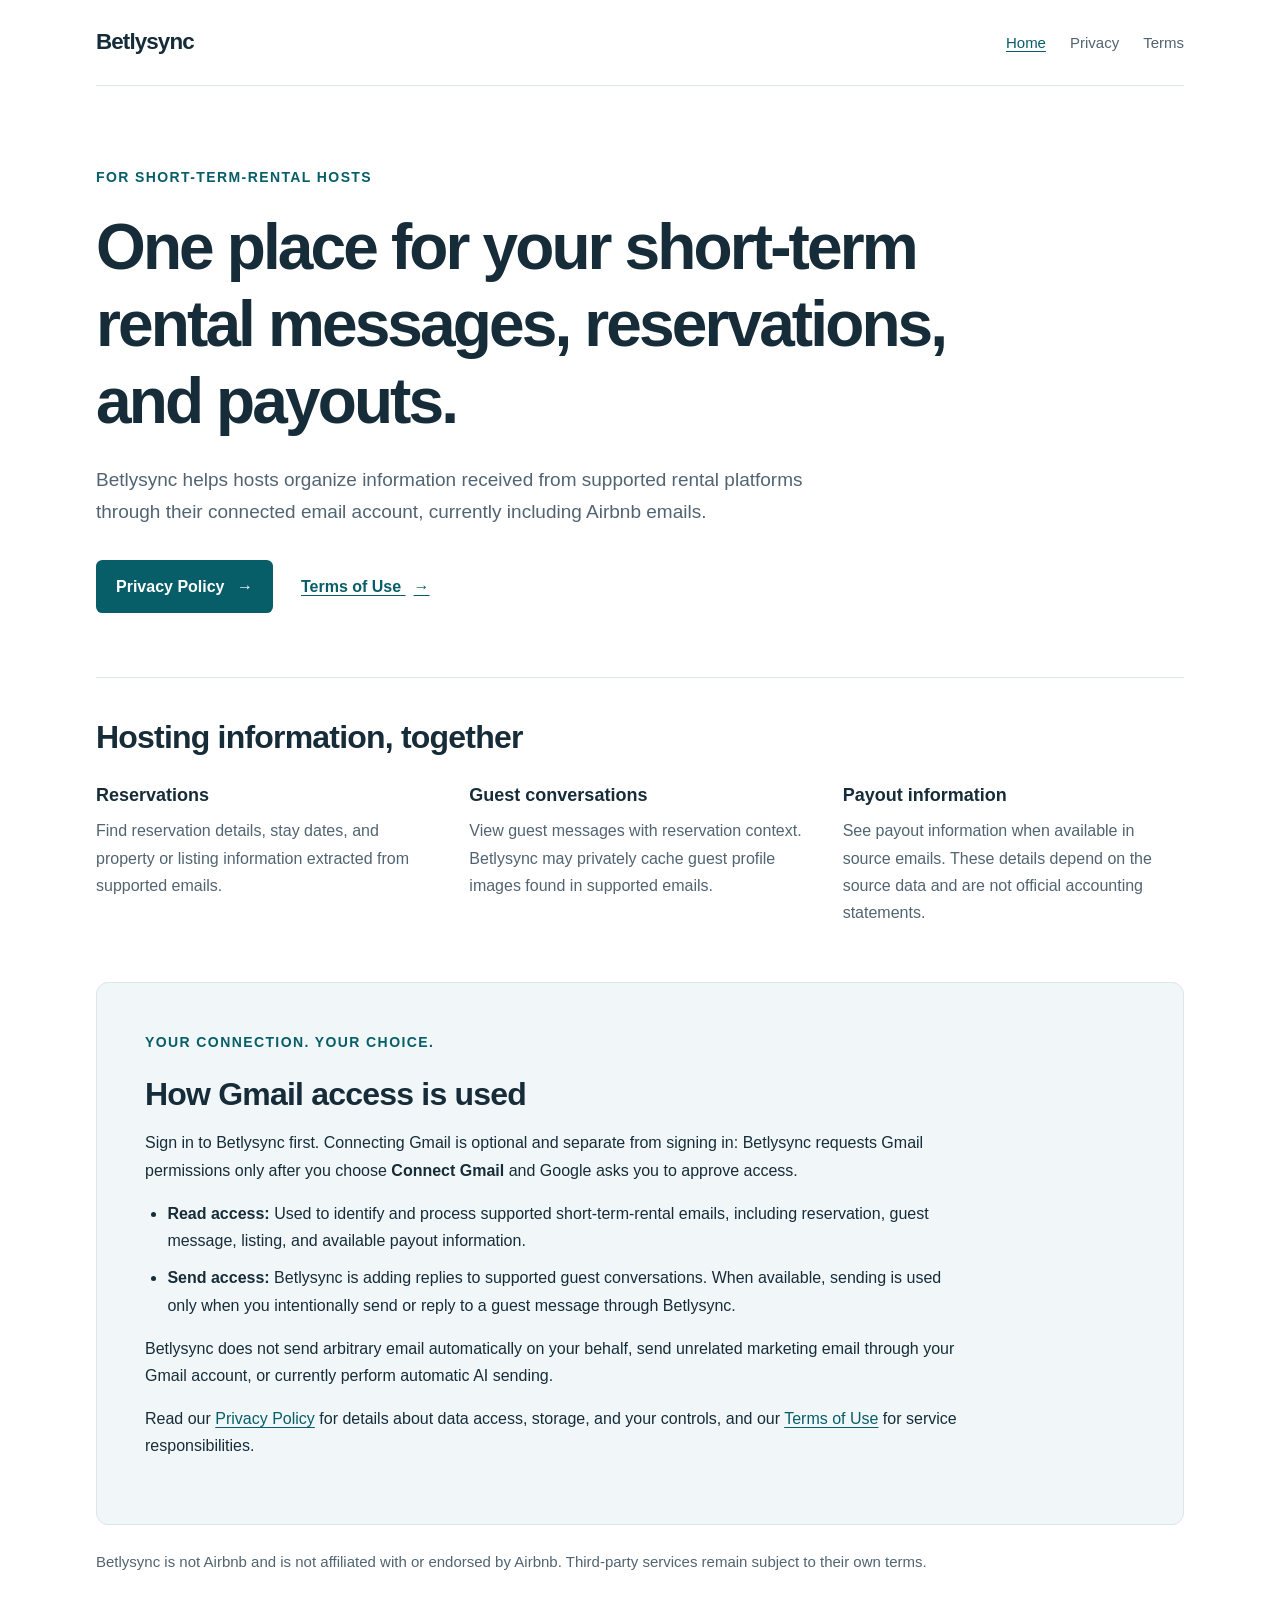
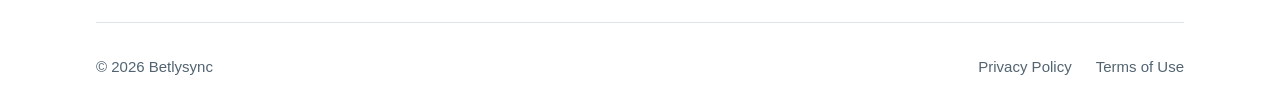
<file: index.html>
<!doctype html>
<html lang="en">
<head>
  <meta charset="utf-8">
  <meta name="viewport" content="width=device-width, initial-scale=1">
  <meta name="description" content="Betlysync helps short-term-rental hosts organize messages, reservations, and payout information from supported platform emails.">
  <title>Betlysync | Short-term rental information, organized</title>
  <link rel="stylesheet" href="styles.css">
</head>
<body>
  <a class="skip-link" href="#main">Skip to content</a>
  <header class="site-header wrap">
    <a class="brand" href="index.html">Betlysync</a>
    <nav aria-label="Main navigation">
      <a href="index.html" aria-current="page">Home</a>
      <a href="privacy.html">Privacy</a>
      <a href="terms.html">Terms</a>
    </nav>
  </header>
  <main id="main" class="wrap">
    <section class="hero" aria-labelledby="intro-title">
      <p class="eyebrow">For short-term-rental hosts</p>
      <h1 id="intro-title">One place for your short-term rental messages, reservations, and payouts.</h1>
      <p class="lead">Betlysync helps hosts organize information received from supported rental platforms through their connected email account, currently including Airbnb emails.</p>
      <div class="policy-links">
        <a class="button" href="privacy.html">Privacy Policy <span aria-hidden="true">&rarr;</span></a>
        <a class="text-link" href="terms.html">Terms of Use <span aria-hidden="true">&rarr;</span></a>
      </div>
    </section>
    <section class="overview" aria-labelledby="organize-title">
      <h2 id="organize-title">Hosting information, together</h2>
      <div class="features">
        <div><h3>Reservations</h3><p>Find reservation details, stay dates, and property or listing information extracted from supported emails.</p></div>
        <div><h3>Guest conversations</h3><p>View guest messages with reservation context. Betlysync may privately cache guest profile images found in supported emails.</p></div>
        <div><h3>Payout information</h3><p>See payout information when available in source emails. These details depend on the source data and are not official accounting statements.</p></div>
      </div>
    </section>
    <section class="gmail-panel" aria-labelledby="gmail-title">
      <p class="eyebrow">Your connection. Your choice.</p>
      <h2 id="gmail-title">How Gmail access is used</h2>
      <p>Sign in to Betlysync first. Connecting Gmail is optional and separate from signing in: Betlysync requests Gmail permissions only after you choose <strong>Connect Gmail</strong> and Google asks you to approve access.</p>
      <ul>
        <li><strong>Read access:</strong> Used to identify and process supported short-term-rental emails, including reservation, guest message, listing, and available payout information.</li>
        <li><strong>Send access:</strong> Betlysync is adding replies to supported guest conversations. When available, sending is used only when you intentionally send or reply to a guest message through Betlysync.</li>
      </ul>
      <p>Betlysync does not send arbitrary email automatically on your behalf, send unrelated marketing email through your Gmail account, or currently perform automatic AI sending.</p>
      <p>Read our <a href="privacy.html">Privacy Policy</a> for details about data access, storage, and your controls, and our <a href="terms.html">Terms of Use</a> for service responsibilities.</p>
    </section>
    <p class="platform-note">Betlysync is not Airbnb and is not affiliated with or endorsed by Airbnb. Third-party services remain subject to their own terms.</p>
  </main>
  <footer class="site-footer wrap"><p>&copy; 2026 Betlysync</p><nav aria-label="Footer navigation"><a href="privacy.html">Privacy Policy</a><a href="terms.html">Terms of Use</a></nav></footer>
</body>
</html>
</file>
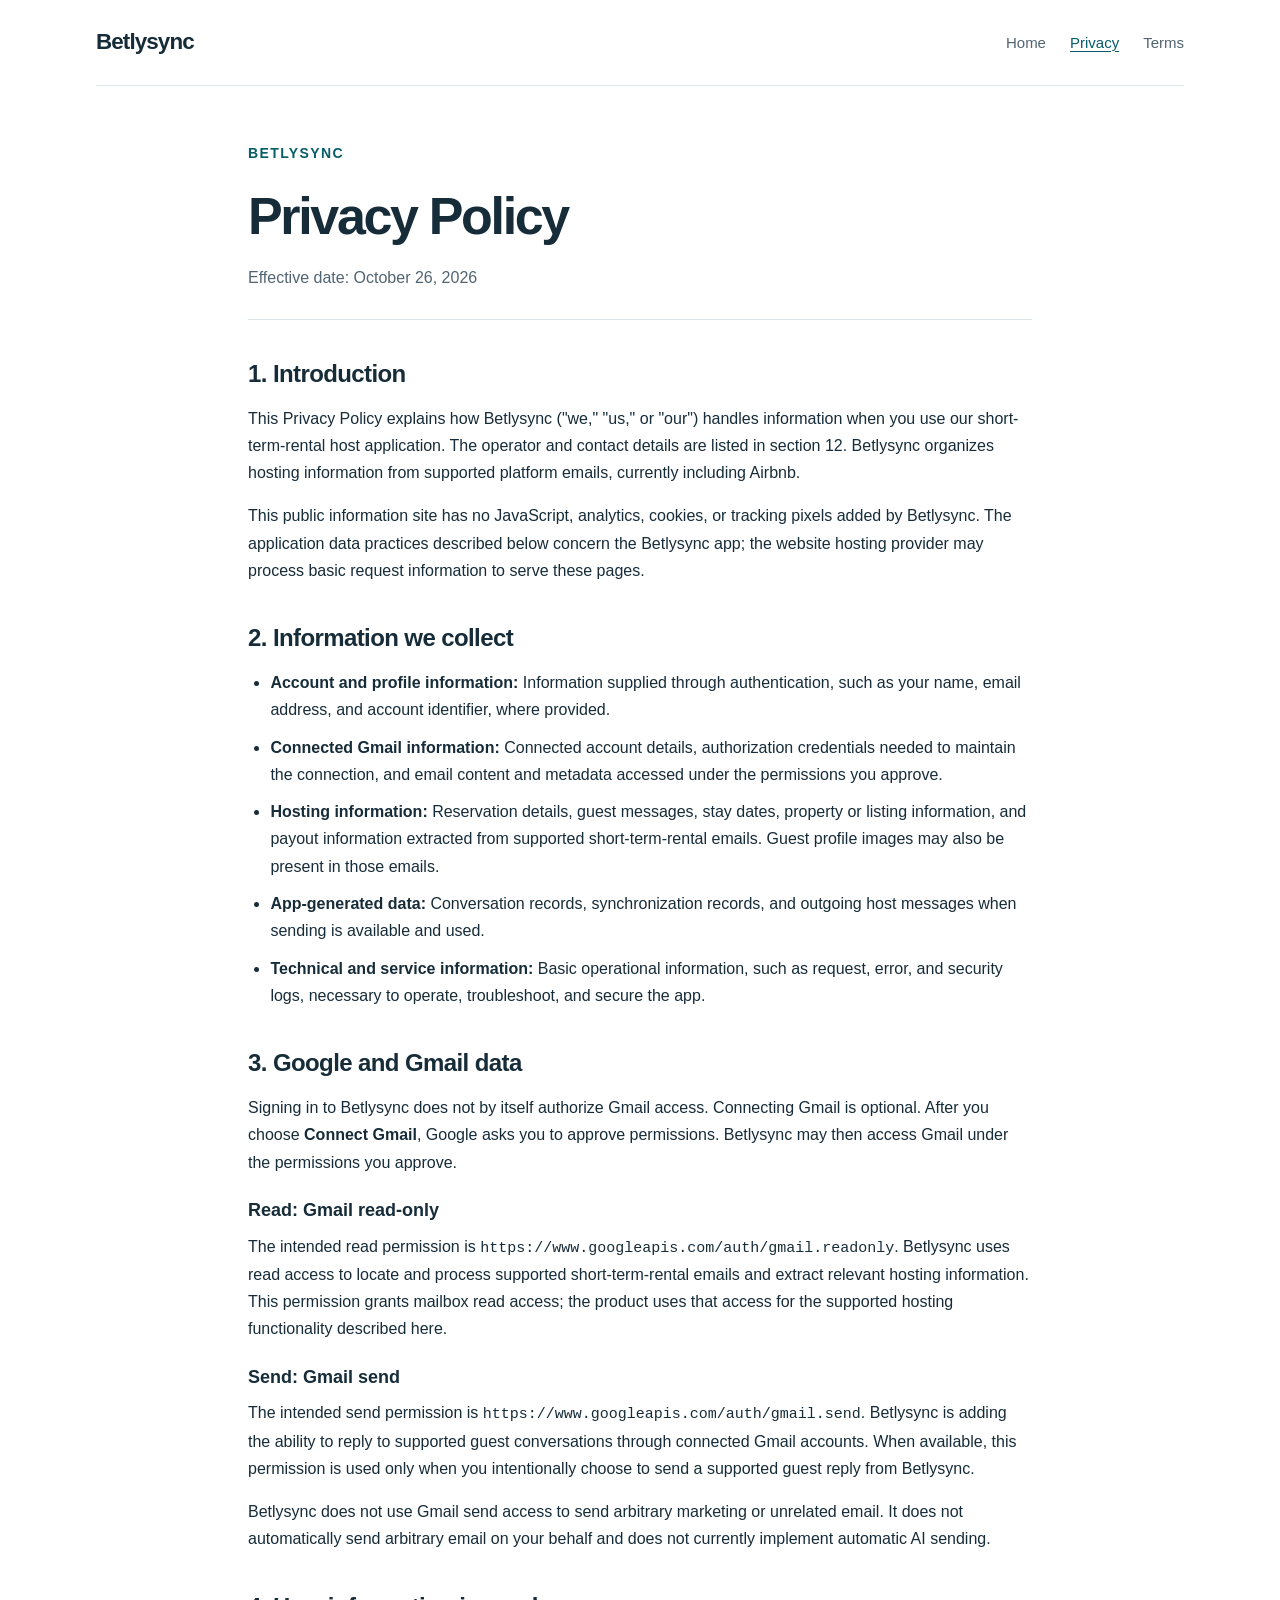
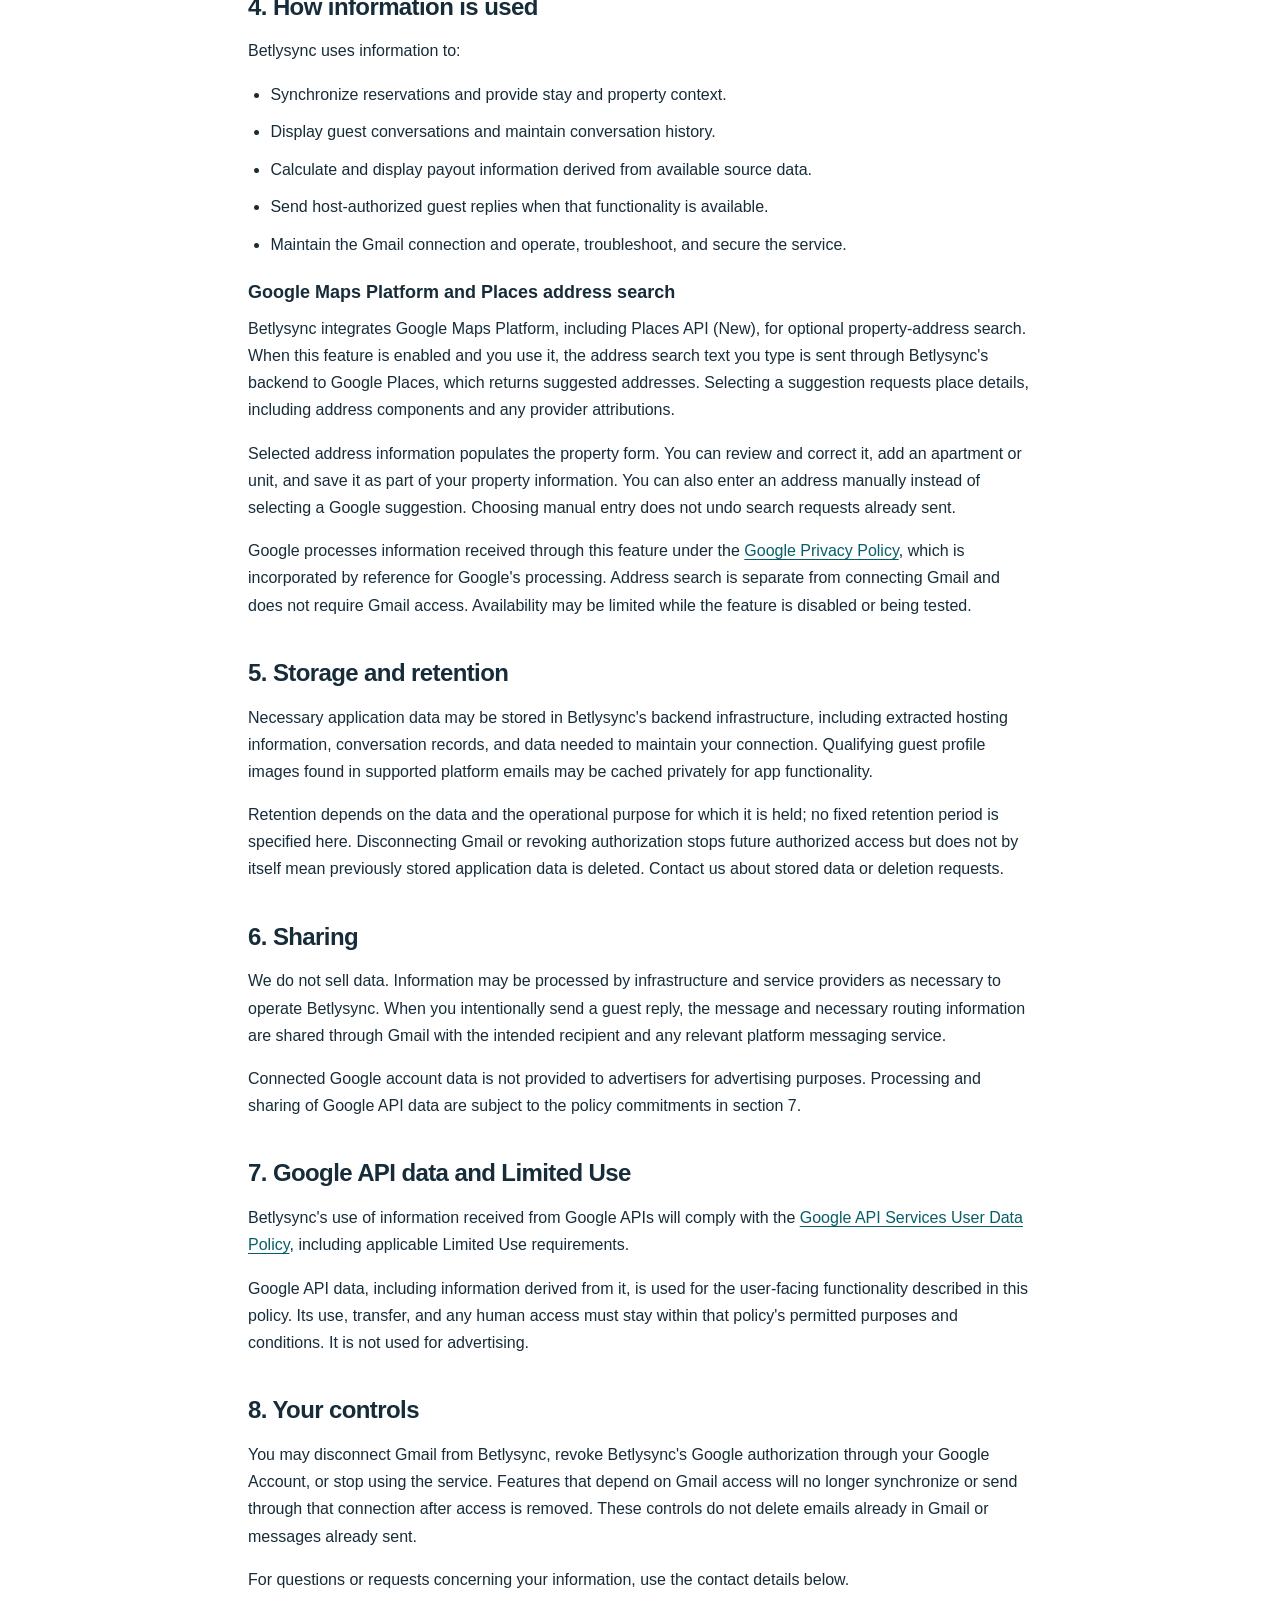
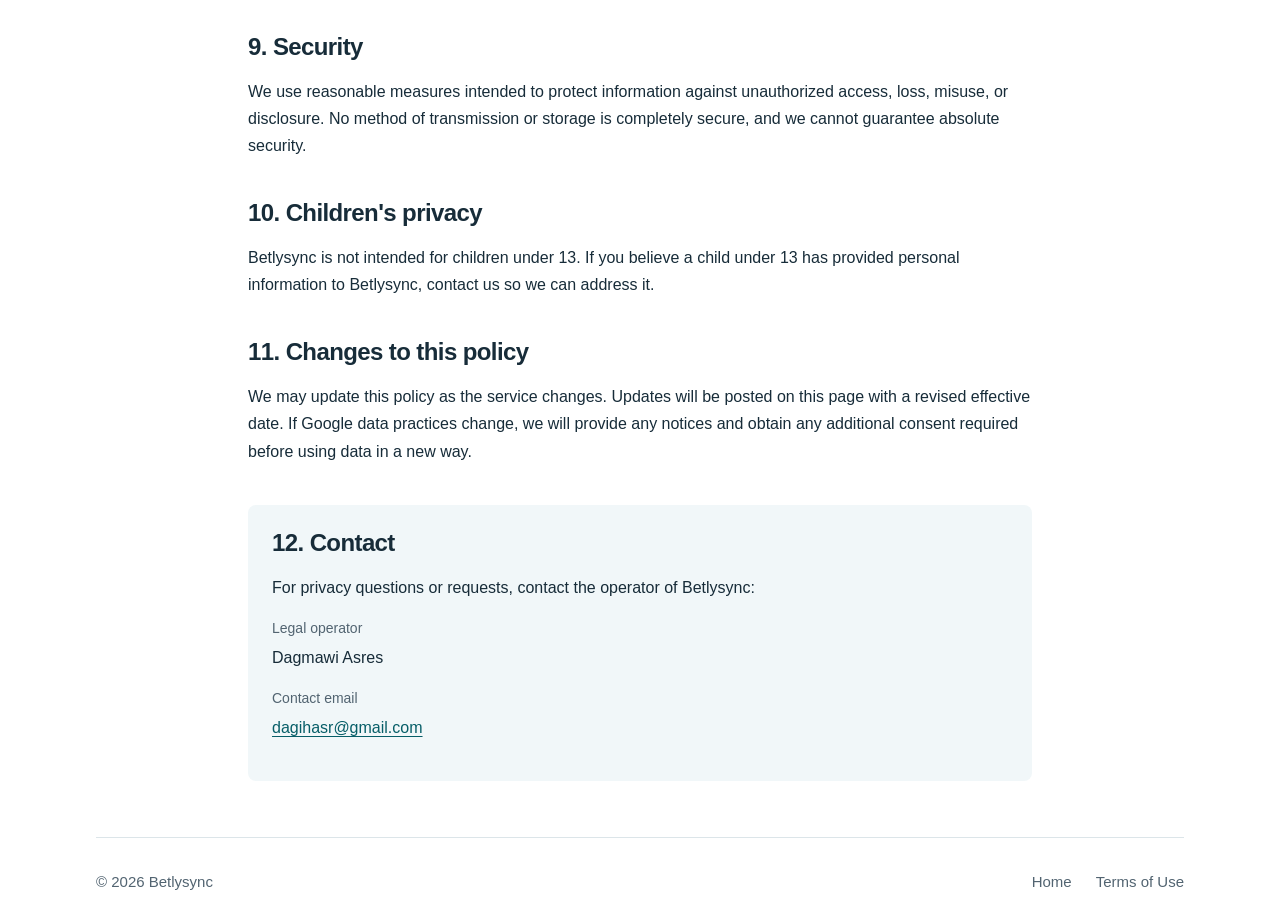
<file: privacy.html>
<!doctype html>
<!-- Legal operator: Dagmawi Asres. Contact: dagihasr@gmail.com. -->
<html lang="en">
<head>
  <meta charset="utf-8">
  <meta name="viewport" content="width=device-width, initial-scale=1">
  <meta name="description" content="How Betlysync accesses, uses, stores, and shares account, Gmail, and short-term-rental information.">
  <title>Privacy Policy | Betlysync</title>
  <link rel="stylesheet" href="styles.css">
</head>
<body>
  <a class="skip-link" href="#main">Skip to content</a>
  <header class="site-header wrap"><a class="brand" href="index.html">Betlysync</a><nav aria-label="Main navigation"><a href="index.html">Home</a><a href="privacy.html" aria-current="page">Privacy</a><a href="terms.html">Terms</a></nav></header>
  <main id="main" class="wrap legal">
    <article>
      <div class="document-heading"><p class="eyebrow">Betlysync</p><h1>Privacy Policy</h1><p class="effective-date">Effective date: <time datetime="2026-10-26">October 26, 2026</time></p></div>
      <section><h2>1. Introduction</h2><p>This Privacy Policy explains how Betlysync ("we," "us," or "our") handles information when you use our short-term-rental host application. The operator and contact details are listed in section 12. Betlysync organizes hosting information from supported platform emails, currently including Airbnb.</p><p>This public information site has no JavaScript, analytics, cookies, or tracking pixels added by Betlysync. The application data practices described below concern the Betlysync app; the website hosting provider may process basic request information to serve these pages.</p></section>
      <section><h2>2. Information we collect</h2><ul>
        <li><strong>Account and profile information:</strong> Information supplied through authentication, such as your name, email address, and account identifier, where provided.</li>
        <li><strong>Connected Gmail information:</strong> Connected account details, authorization credentials needed to maintain the connection, and email content and metadata accessed under the permissions you approve.</li>
        <li><strong>Hosting information:</strong> Reservation details, guest messages, stay dates, property or listing information, and payout information extracted from supported short-term-rental emails. Guest profile images may also be present in those emails.</li>
        <li><strong>App-generated data:</strong> Conversation records, synchronization records, and outgoing host messages when sending is available and used.</li>
        <li><strong>Technical and service information:</strong> Basic operational information, such as request, error, and security logs, necessary to operate, troubleshoot, and secure the app.</li>
      </ul></section>
      <section><h2>3. Google and Gmail data</h2><p>Signing in to Betlysync does not by itself authorize Gmail access. Connecting Gmail is optional. After you choose <strong>Connect Gmail</strong>, Google asks you to approve permissions. Betlysync may then access Gmail under the permissions you approve.</p>
        <h3>Read: Gmail read-only</h3><p>The intended read permission is <code>https://www.googleapis.com/auth/gmail.readonly</code>. Betlysync uses read access to locate and process supported short-term-rental emails and extract relevant hosting information. This permission grants mailbox read access; the product uses that access for the supported hosting functionality described here.</p>
        <h3>Send: Gmail send</h3><p>The intended send permission is <code>https://www.googleapis.com/auth/gmail.send</code>. Betlysync is adding the ability to reply to supported guest conversations through connected Gmail accounts. When available, this permission is used only when you intentionally choose to send a supported guest reply from Betlysync.</p><p>Betlysync does not use Gmail send access to send arbitrary marketing or unrelated email. It does not automatically send arbitrary email on your behalf and does not currently implement automatic AI sending.</p>
      </section>
      <section><h2>4. How information is used</h2><p>Betlysync uses information to:</p><ul><li>Synchronize reservations and provide stay and property context.</li><li>Display guest conversations and maintain conversation history.</li><li>Calculate and display payout information derived from available source data.</li><li>Send host-authorized guest replies when that functionality is available.</li><li>Maintain the Gmail connection and operate, troubleshoot, and secure the service.</li></ul>
        <h3>Google Maps Platform and Places address search</h3><p>Betlysync integrates Google Maps Platform, including Places API (New), for optional property-address search. When this feature is enabled and you use it, the address search text you type is sent through Betlysync's backend to Google Places, which returns suggested addresses. Selecting a suggestion requests place details, including address components and any provider attributions.</p><p>Selected address information populates the property form. You can review and correct it, add an apartment or unit, and save it as part of your property information. You can also enter an address manually instead of selecting a Google suggestion. Choosing manual entry does not undo search requests already sent.</p><p>Google processes information received through this feature under the <a href="https://policies.google.com/privacy">Google Privacy Policy</a>, which is incorporated by reference for Google's processing. Address search is separate from connecting Gmail and does not require Gmail access. Availability may be limited while the feature is disabled or being tested.</p>
      </section>
      <section><h2>5. Storage and retention</h2><p>Necessary application data may be stored in Betlysync's backend infrastructure, including extracted hosting information, conversation records, and data needed to maintain your connection. Qualifying guest profile images found in supported platform emails may be cached privately for app functionality.</p><p>Retention depends on the data and the operational purpose for which it is held; no fixed retention period is specified here. Disconnecting Gmail or revoking authorization stops future authorized access but does not by itself mean previously stored application data is deleted. Contact us about stored data or deletion requests.</p></section>
      <section><h2>6. Sharing</h2><p>We do not sell data. Information may be processed by infrastructure and service providers as necessary to operate Betlysync. When you intentionally send a guest reply, the message and necessary routing information are shared through Gmail with the intended recipient and any relevant platform messaging service.</p><p>Connected Google account data is not provided to advertisers for advertising purposes. Processing and sharing of Google API data are subject to the policy commitments in section 7.</p></section>
      <section><h2>7. Google API data and Limited Use</h2><p>Betlysync's use of information received from Google APIs will comply with the <a href="https://developers.google.com/terms/api-services-user-data-policy">Google API Services User Data Policy</a>, including applicable Limited Use requirements.</p><p>Google API data, including information derived from it, is used for the user-facing functionality described in this policy. Its use, transfer, and any human access must stay within that policy's permitted purposes and conditions. It is not used for advertising.</p></section>
      <section><h2>8. Your controls</h2><p>You may disconnect Gmail from Betlysync, revoke Betlysync's Google authorization through your Google Account, or stop using the service. Features that depend on Gmail access will no longer synchronize or send through that connection after access is removed. These controls do not delete emails already in Gmail or messages already sent.</p><p>For questions or requests concerning your information, use the contact details below.</p></section>
      <section><h2>9. Security</h2><p>We use reasonable measures intended to protect information against unauthorized access, loss, misuse, or disclosure. No method of transmission or storage is completely secure, and we cannot guarantee absolute security.</p></section>
      <section><h2>10. Children's privacy</h2><p>Betlysync is not intended for children under 13. If you believe a child under 13 has provided personal information to Betlysync, contact us so we can address it.</p></section>
      <section><h2>11. Changes to this policy</h2><p>We may update this policy as the service changes. Updates will be posted on this page with a revised effective date. If Google data practices change, we will provide any notices and obtain any additional consent required before using data in a new way.</p></section>
      <section class="contact"><h2>12. Contact</h2><p>For privacy questions or requests, contact the operator of Betlysync:</p><dl><dt>Legal operator</dt><dd>Dagmawi Asres</dd><dt>Contact email</dt><dd><a href="mailto:dagihasr@gmail.com">dagihasr@gmail.com</a></dd></dl></section>
    </article>
  </main>
  <footer class="site-footer wrap"><p>&copy; 2026 Betlysync</p><nav aria-label="Footer navigation"><a href="index.html">Home</a><a href="terms.html">Terms of Use</a></nav></footer>
</body>
</html>
</file>
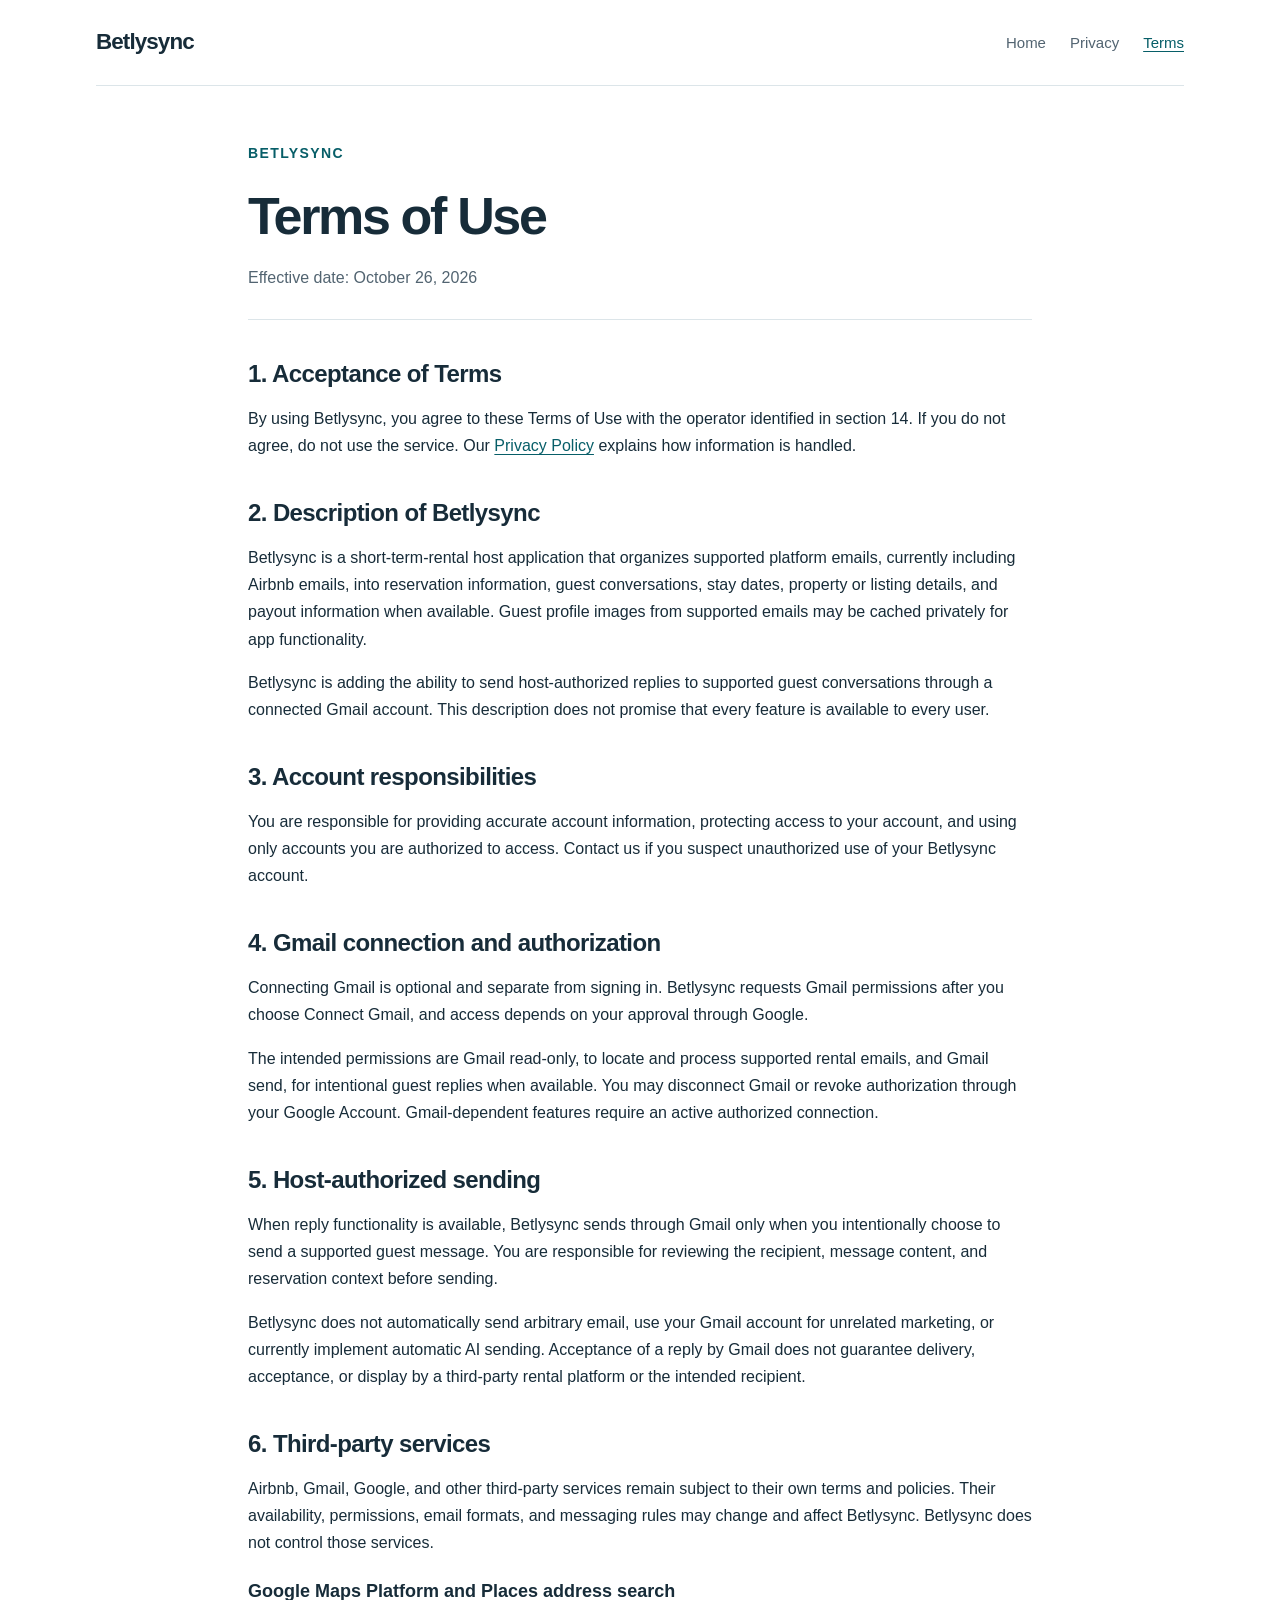
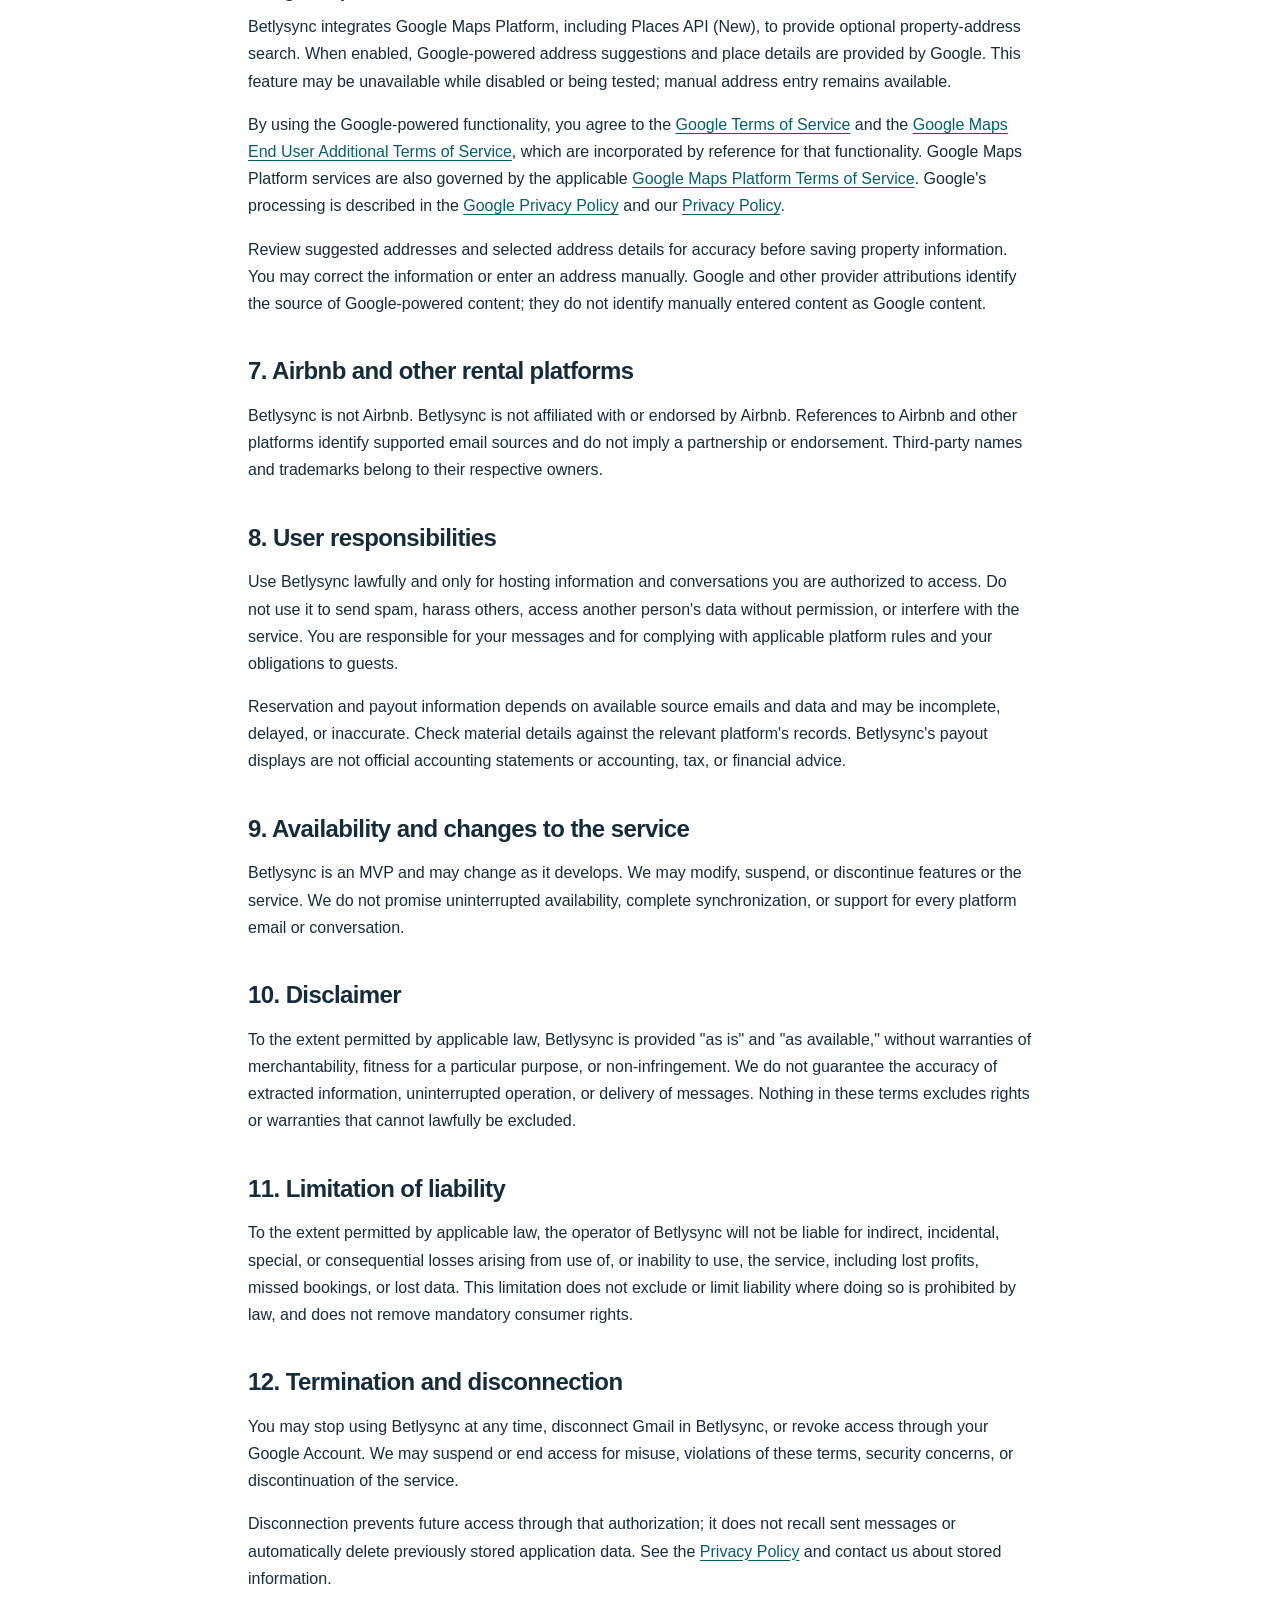
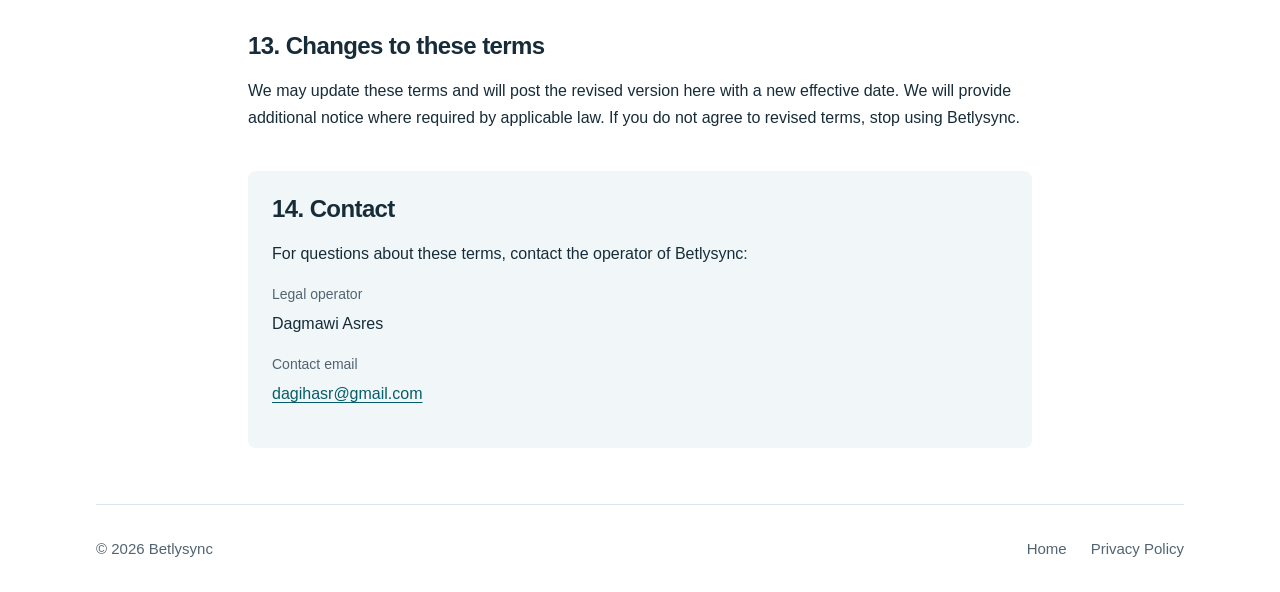
<file: terms.html>
<!doctype html>
<!-- Legal operator: Dagmawi Asres. Contact: dagihasr@gmail.com. -->
<html lang="en">
<head>
  <meta charset="utf-8">
  <meta name="viewport" content="width=device-width, initial-scale=1">
  <meta name="description" content="Terms for using Betlysync, connecting Gmail, and sending host-authorized guest replies.">
  <title>Terms of Use | Betlysync</title>
  <link rel="stylesheet" href="styles.css">
</head>
<body>
  <a class="skip-link" href="#main">Skip to content</a>
  <header class="site-header wrap"><a class="brand" href="index.html">Betlysync</a><nav aria-label="Main navigation"><a href="index.html">Home</a><a href="privacy.html">Privacy</a><a href="terms.html" aria-current="page">Terms</a></nav></header>
  <main id="main" class="wrap legal">
    <article>
      <div class="document-heading"><p class="eyebrow">Betlysync</p><h1>Terms of Use</h1><p class="effective-date">Effective date: <time datetime="2026-10-26">October 26, 2026</time></p></div>
      <section><h2>1. Acceptance of Terms</h2><p>By using Betlysync, you agree to these Terms of Use with the operator identified in section 14. If you do not agree, do not use the service. Our <a href="privacy.html">Privacy Policy</a> explains how information is handled.</p></section>
      <section><h2>2. Description of Betlysync</h2><p>Betlysync is a short-term-rental host application that organizes supported platform emails, currently including Airbnb emails, into reservation information, guest conversations, stay dates, property or listing details, and payout information when available. Guest profile images from supported emails may be cached privately for app functionality.</p><p>Betlysync is adding the ability to send host-authorized replies to supported guest conversations through a connected Gmail account. This description does not promise that every feature is available to every user.</p></section>
      <section><h2>3. Account responsibilities</h2><p>You are responsible for providing accurate account information, protecting access to your account, and using only accounts you are authorized to access. Contact us if you suspect unauthorized use of your Betlysync account.</p></section>
      <section><h2>4. Gmail connection and authorization</h2><p>Connecting Gmail is optional and separate from signing in. Betlysync requests Gmail permissions after you choose Connect Gmail, and access depends on your approval through Google.</p><p>The intended permissions are Gmail read-only, to locate and process supported rental emails, and Gmail send, for intentional guest replies when available. You may disconnect Gmail or revoke authorization through your Google Account. Gmail-dependent features require an active authorized connection.</p></section>
      <section><h2>5. Host-authorized sending</h2><p>When reply functionality is available, Betlysync sends through Gmail only when you intentionally choose to send a supported guest message. You are responsible for reviewing the recipient, message content, and reservation context before sending.</p><p>Betlysync does not automatically send arbitrary email, use your Gmail account for unrelated marketing, or currently implement automatic AI sending. Acceptance of a reply by Gmail does not guarantee delivery, acceptance, or display by a third-party rental platform or the intended recipient.</p></section>
      <section><h2>6. Third-party services</h2><p>Airbnb, Gmail, Google, and other third-party services remain subject to their own terms and policies. Their availability, permissions, email formats, and messaging rules may change and affect Betlysync. Betlysync does not control those services.</p>
        <h3>Google Maps Platform and Places address search</h3><p>Betlysync integrates Google Maps Platform, including Places API (New), to provide optional property-address search. When enabled, Google-powered address suggestions and place details are provided by Google. This feature may be unavailable while disabled or being tested; manual address entry remains available.</p><p>By using the Google-powered functionality, you agree to the <a href="https://policies.google.com/terms">Google Terms of Service</a> and the <a href="https://www.google.com/help/terms_maps/">Google Maps End User Additional Terms of Service</a>, which are incorporated by reference for that functionality. Google Maps Platform services are also governed by the applicable <a href="https://cloud.google.com/maps-platform/terms">Google Maps Platform Terms of Service</a>. Google's processing is described in the <a href="https://policies.google.com/privacy">Google Privacy Policy</a> and our <a href="privacy.html">Privacy Policy</a>.</p><p>Review suggested addresses and selected address details for accuracy before saving property information. You may correct the information or enter an address manually. Google and other provider attributions identify the source of Google-powered content; they do not identify manually entered content as Google content.</p>
      </section>
      <section><h2>7. Airbnb and other rental platforms</h2><p>Betlysync is not Airbnb. Betlysync is not affiliated with or endorsed by Airbnb. References to Airbnb and other platforms identify supported email sources and do not imply a partnership or endorsement. Third-party names and trademarks belong to their respective owners.</p></section>
      <section><h2>8. User responsibilities</h2><p>Use Betlysync lawfully and only for hosting information and conversations you are authorized to access. Do not use it to send spam, harass others, access another person's data without permission, or interfere with the service. You are responsible for your messages and for complying with applicable platform rules and your obligations to guests.</p><p>Reservation and payout information depends on available source emails and data and may be incomplete, delayed, or inaccurate. Check material details against the relevant platform's records. Betlysync's payout displays are not official accounting statements or accounting, tax, or financial advice.</p></section>
      <section><h2>9. Availability and changes to the service</h2><p>Betlysync is an MVP and may change as it develops. We may modify, suspend, or discontinue features or the service. We do not promise uninterrupted availability, complete synchronization, or support for every platform email or conversation.</p></section>
      <section><h2>10. Disclaimer</h2><p>To the extent permitted by applicable law, Betlysync is provided "as is" and "as available," without warranties of merchantability, fitness for a particular purpose, or non-infringement. We do not guarantee the accuracy of extracted information, uninterrupted operation, or delivery of messages. Nothing in these terms excludes rights or warranties that cannot lawfully be excluded.</p></section>
      <section><h2>11. Limitation of liability</h2><p>To the extent permitted by applicable law, the operator of Betlysync will not be liable for indirect, incidental, special, or consequential losses arising from use of, or inability to use, the service, including lost profits, missed bookings, or lost data. This limitation does not exclude or limit liability where doing so is prohibited by law, and does not remove mandatory consumer rights.</p></section>
      <section><h2>12. Termination and disconnection</h2><p>You may stop using Betlysync at any time, disconnect Gmail in Betlysync, or revoke access through your Google Account. We may suspend or end access for misuse, violations of these terms, security concerns, or discontinuation of the service.</p><p>Disconnection prevents future access through that authorization; it does not recall sent messages or automatically delete previously stored application data. See the <a href="privacy.html">Privacy Policy</a> and contact us about stored information.</p></section>
      <section><h2>13. Changes to these terms</h2><p>We may update these terms and will post the revised version here with a new effective date. We will provide additional notice where required by applicable law. If you do not agree to revised terms, stop using Betlysync.</p></section>
      <section class="contact"><h2>14. Contact</h2><p>For questions about these terms, contact the operator of Betlysync:</p><dl><dt>Legal operator</dt><dd>Dagmawi Asres</dd><dt>Contact email</dt><dd><a href="mailto:dagihasr@gmail.com">dagihasr@gmail.com</a></dd></dl></section>
    </article>
  </main>
  <footer class="site-footer wrap"><p>&copy; 2026 Betlysync</p><nav aria-label="Footer navigation"><a href="index.html">Home</a><a href="privacy.html">Privacy Policy</a></nav></footer>
</body>
</html>
</file>
<file: styles.css>
:root {
  color-scheme: light;
  --ink: #172c39;
  --muted: #526471;
  --accent: #075e68;
  --line: #dce5e9;
  --tint: #f1f7f9;
}
* { box-sizing: border-box; }
html { font-size: 100%; }
body { margin: 0; background: #fff; color: var(--ink); font-family: -apple-system, BlinkMacSystemFont, "Segoe UI", sans-serif; font-size: 1rem; line-height: 1.7; }
a { color: var(--accent); text-underline-offset: 0.2em; }
a:hover { text-decoration-thickness: 2px; }
a:focus-visible { outline: 3px solid var(--accent); outline-offset: 5px; border-radius: 2px; }
.wrap { width: min(100% - 3rem, 68rem); margin-inline: auto; }
.site-header { display: flex; align-items: center; justify-content: space-between; gap: 1rem; padding-block: 1.4rem; border-bottom: 1px solid var(--line); }
.brand { font-size: 1.4rem; font-weight: 750; letter-spacing: -0.04em; color: var(--ink); text-decoration: none; }
nav { display: flex; flex-wrap: wrap; gap: 0.4rem 1.5rem; }
nav a { display: inline-block; padding-block: 0.45rem; font-size: 0.9375rem; text-decoration: none; color: var(--muted); }
nav a:hover, nav a[aria-current="page"] { color: var(--accent); text-decoration: underline; }
h1, h2, h3 { line-height: 1.2; font-weight: 650; }
h1 { font-size: clamp(2.25rem, 5vw, 4rem); letter-spacing: -0.045em; margin: 0 0 1.5rem; }
h2 { font-size: clamp(1.5rem, 3vw, 2rem); letter-spacing: -0.025em; margin: 0 0 1rem; }
h3 { font-size: 1.125rem; margin: 0 0 0.7rem; }
p { margin: 0 0 1rem; }
.hero { max-width: 56rem; padding-block: 5rem 4rem; }
.eyebrow { font-size: 0.875rem; letter-spacing: 0.1em; text-transform: uppercase; color: var(--accent); font-weight: 700; margin-bottom: 1.25rem; }
.lead { font-size: 1.1875rem; color: var(--muted); max-width: 45rem; }
.policy-links { display: flex; align-items: center; flex-wrap: wrap; gap: 1rem 1.75rem; margin-top: 2rem; }
.button { display: inline-block; background: var(--accent); color: #fff; padding: 0.8rem 1.25rem; border-radius: 0.4rem; text-decoration: none; font-weight: 600; }
.button:hover { background: #064b53; }
.text-link { padding-block: 0.8rem; font-weight: 600; }
.policy-links span { margin-left: 0.5rem; }
.overview { border-top: 1px solid var(--line); padding-block: 2.5rem; }
.features { display: grid; grid-template-columns: repeat(3, minmax(0, 1fr)); gap: 2rem; margin-top: 1.75rem; }
.features p, .platform-note { color: var(--muted); }
.gmail-panel { padding: clamp(1.5rem, 4vw, 3rem); background: var(--tint); border: 1px solid var(--line); border-radius: 0.75rem; }
.gmail-panel p, .gmail-panel ul { max-width: 51rem; }
ul { padding-left: 1.4rem; margin-block: 1rem; }
li { margin-bottom: 0.65rem; }
.platform-note { font-size: 0.9375rem; margin-block: 1.5rem 3rem; max-width: 52rem; }
.site-footer { display: flex; justify-content: space-between; align-items: center; flex-wrap: wrap; gap: 1rem; padding-block: 1.5rem; border-top: 1px solid var(--line); color: var(--muted); font-size: 0.9375rem; }
.site-footer p { margin: 0; }
.legal { max-width: 49rem; padding-block: 3.5rem; }
.document-heading { padding-bottom: 1.75rem; border-bottom: 1px solid var(--line); }
.legal h1 { font-size: clamp(2.25rem, 5vw, 3.25rem); margin-bottom: 1rem; }
.effective-date { color: var(--muted); margin-bottom: 0; }
.legal section { margin-top: 2.5rem; }
.legal h2 { font-size: 1.5rem; }
.legal h3 { margin-top: 1.5rem; }
code { font-size: 0.9375rem; overflow-wrap: anywhere; }
.contact { padding: 1.5rem; background: var(--tint); border-radius: 0.5rem; }
dl { margin-bottom: 0; }
dt { font-size: 0.875rem; color: var(--muted); }
dd { margin: 0.2rem 0 1rem; overflow-wrap: anywhere; }
.placeholder { background: #fff0c2; color: #59420c; padding: 0.15rem 0.3rem; font-weight: 600; }
.skip-link { position: absolute; left: 1rem; top: -6rem; padding: 0.7rem 1rem; background: #fff; z-index: 1; }
.skip-link:focus { top: 0.5rem; }
@media (max-width: 42rem) {
  .wrap { width: calc(100% - 2rem); }
  .site-header { flex-wrap: wrap; }
  .hero { padding-block: 3rem; }
  .features { grid-template-columns: 1fr; gap: 1rem; }
  .legal { padding-block: 2.5rem; }
  .site-footer { align-items: flex-start; flex-direction: column; }
}
@media print {
  .skip-link, .site-header nav, .site-footer nav { display: none; }
  .wrap { width: 100%; }
  .legal { max-width: none; padding-block: 1rem; }
  h2, h3 { break-after: avoid; }
}
</file>
